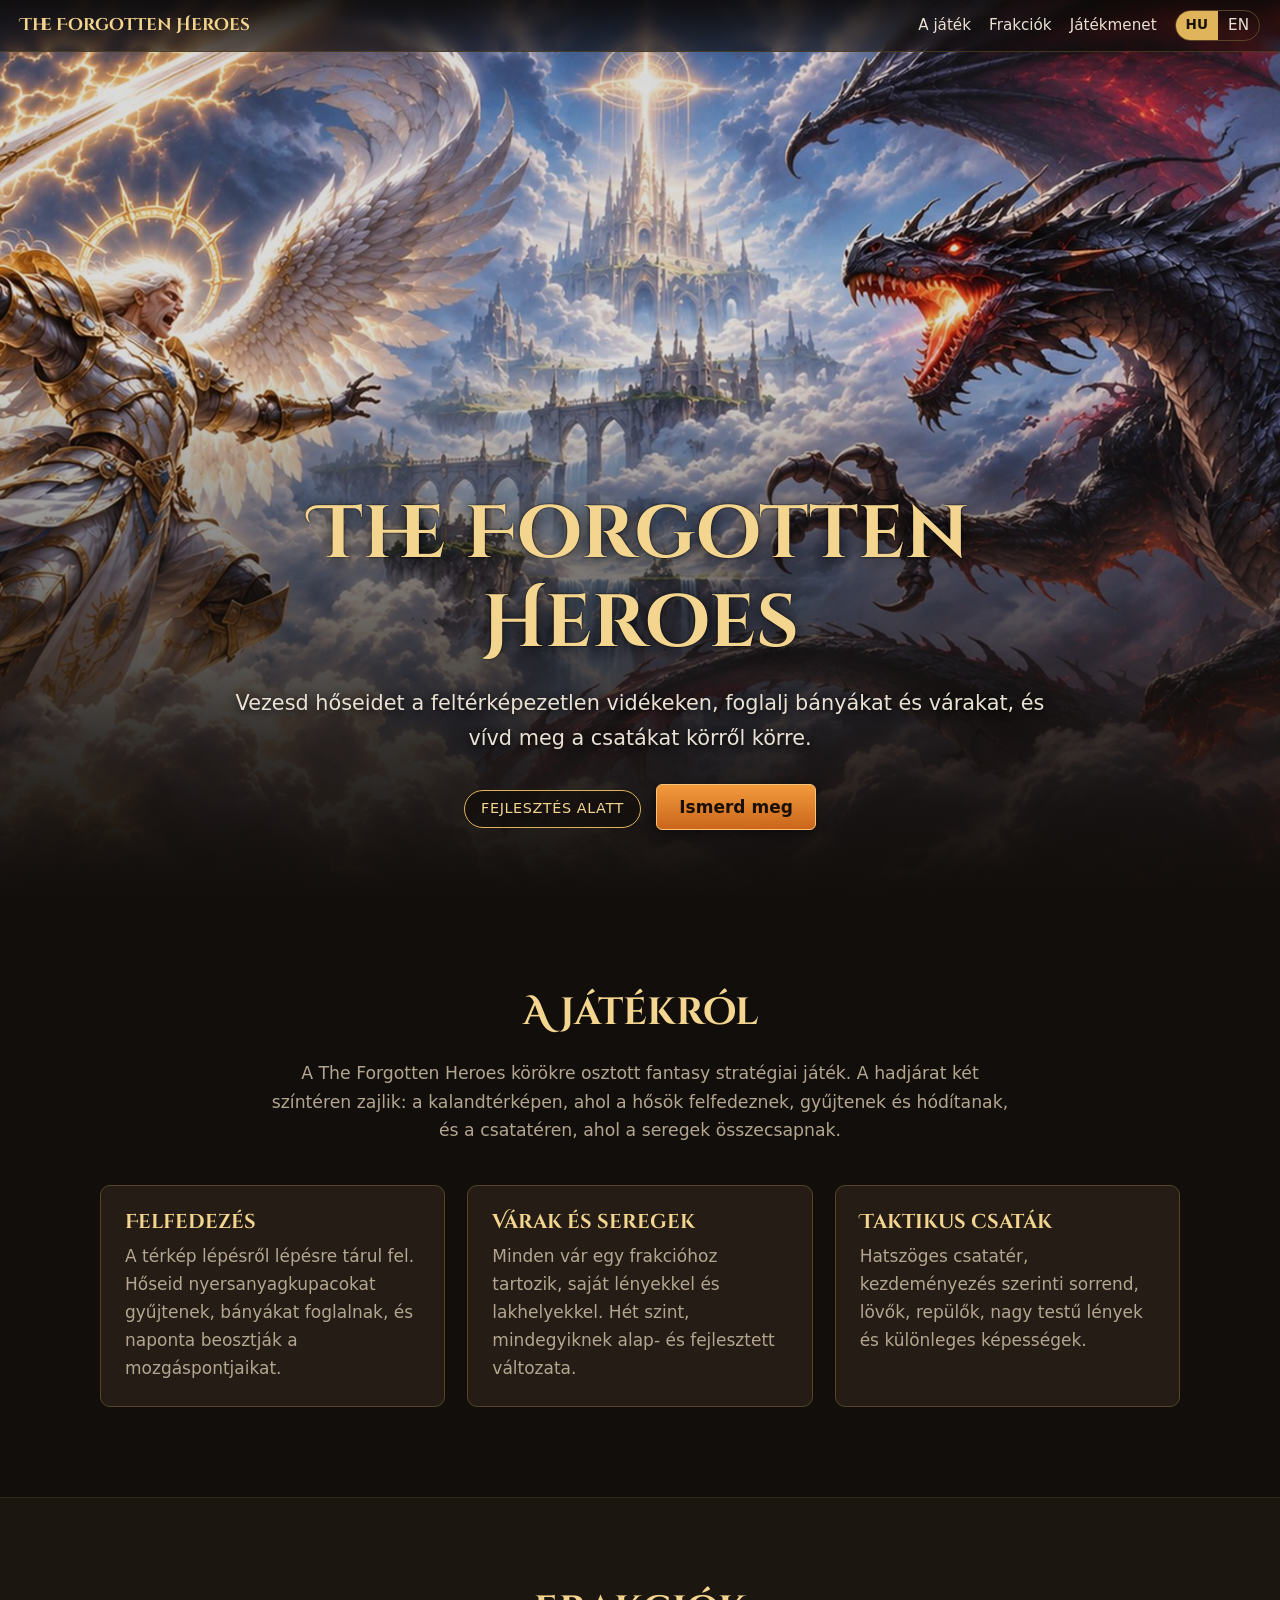
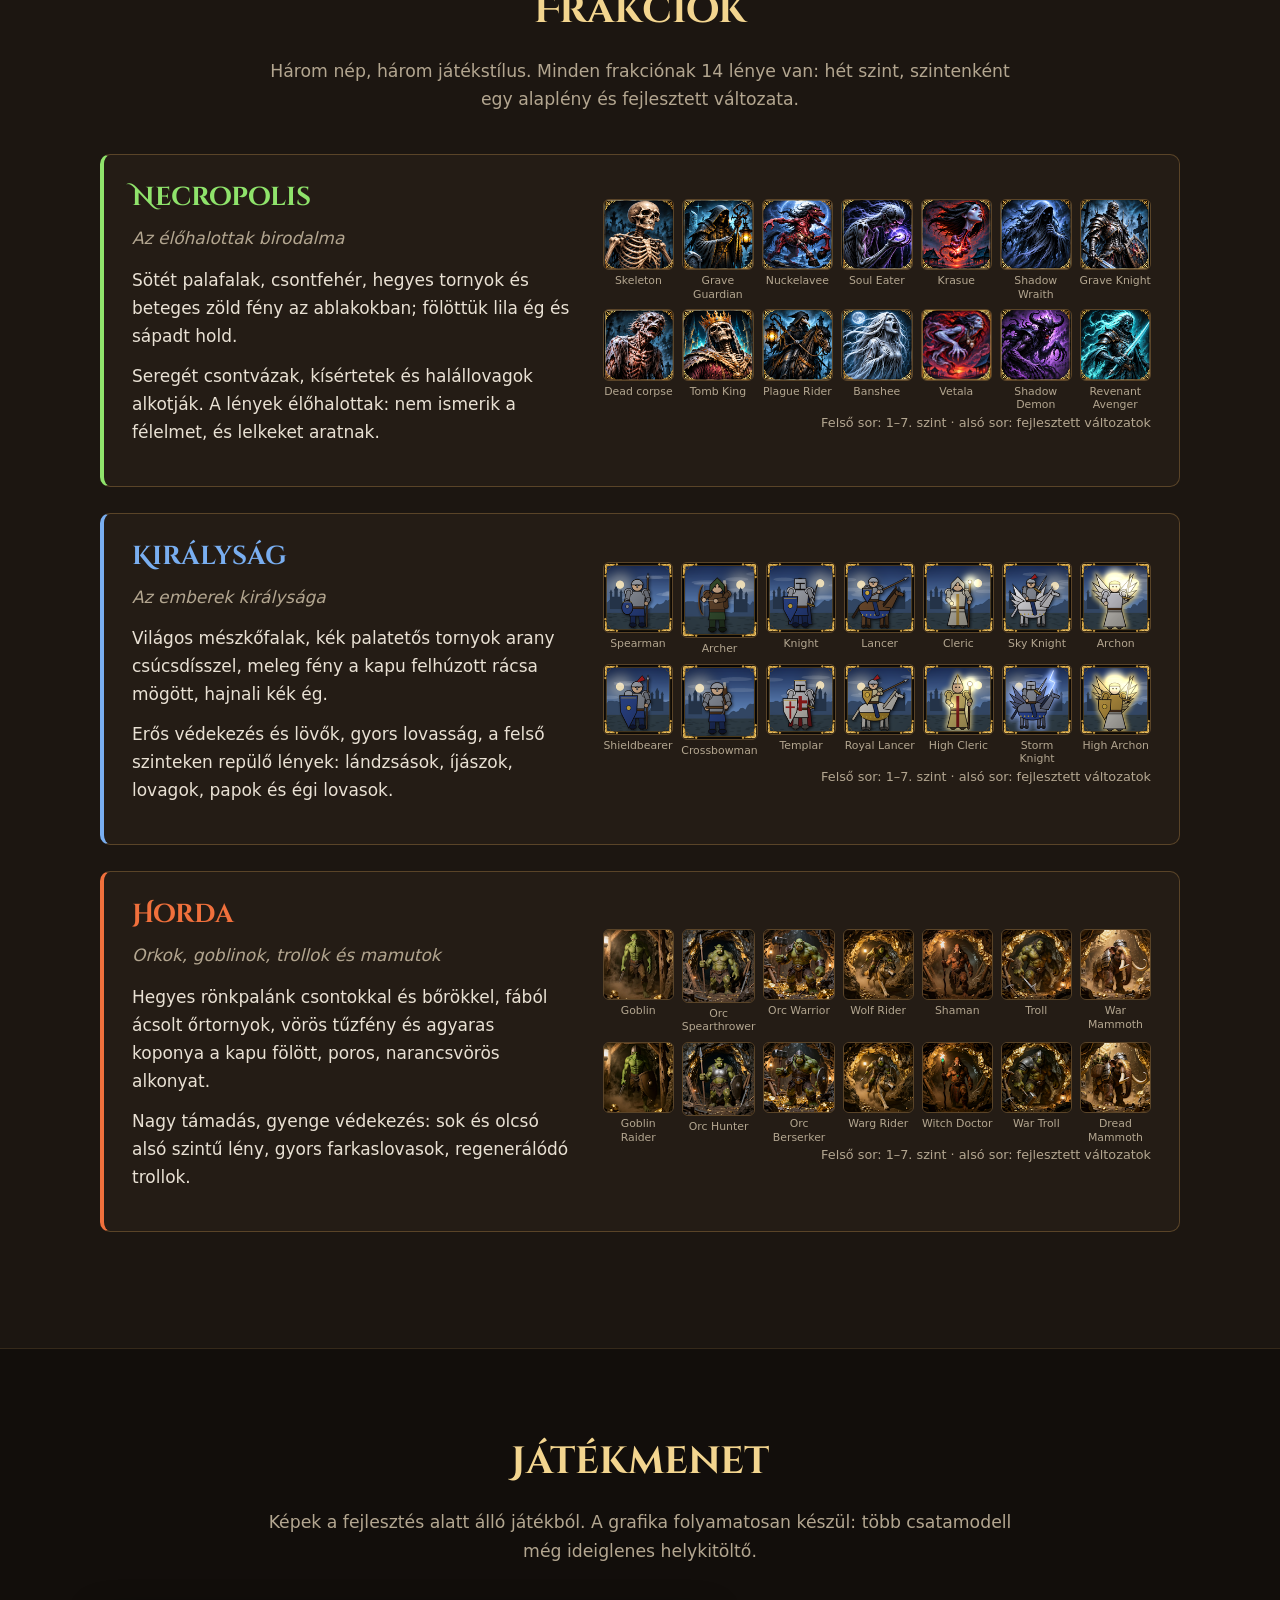
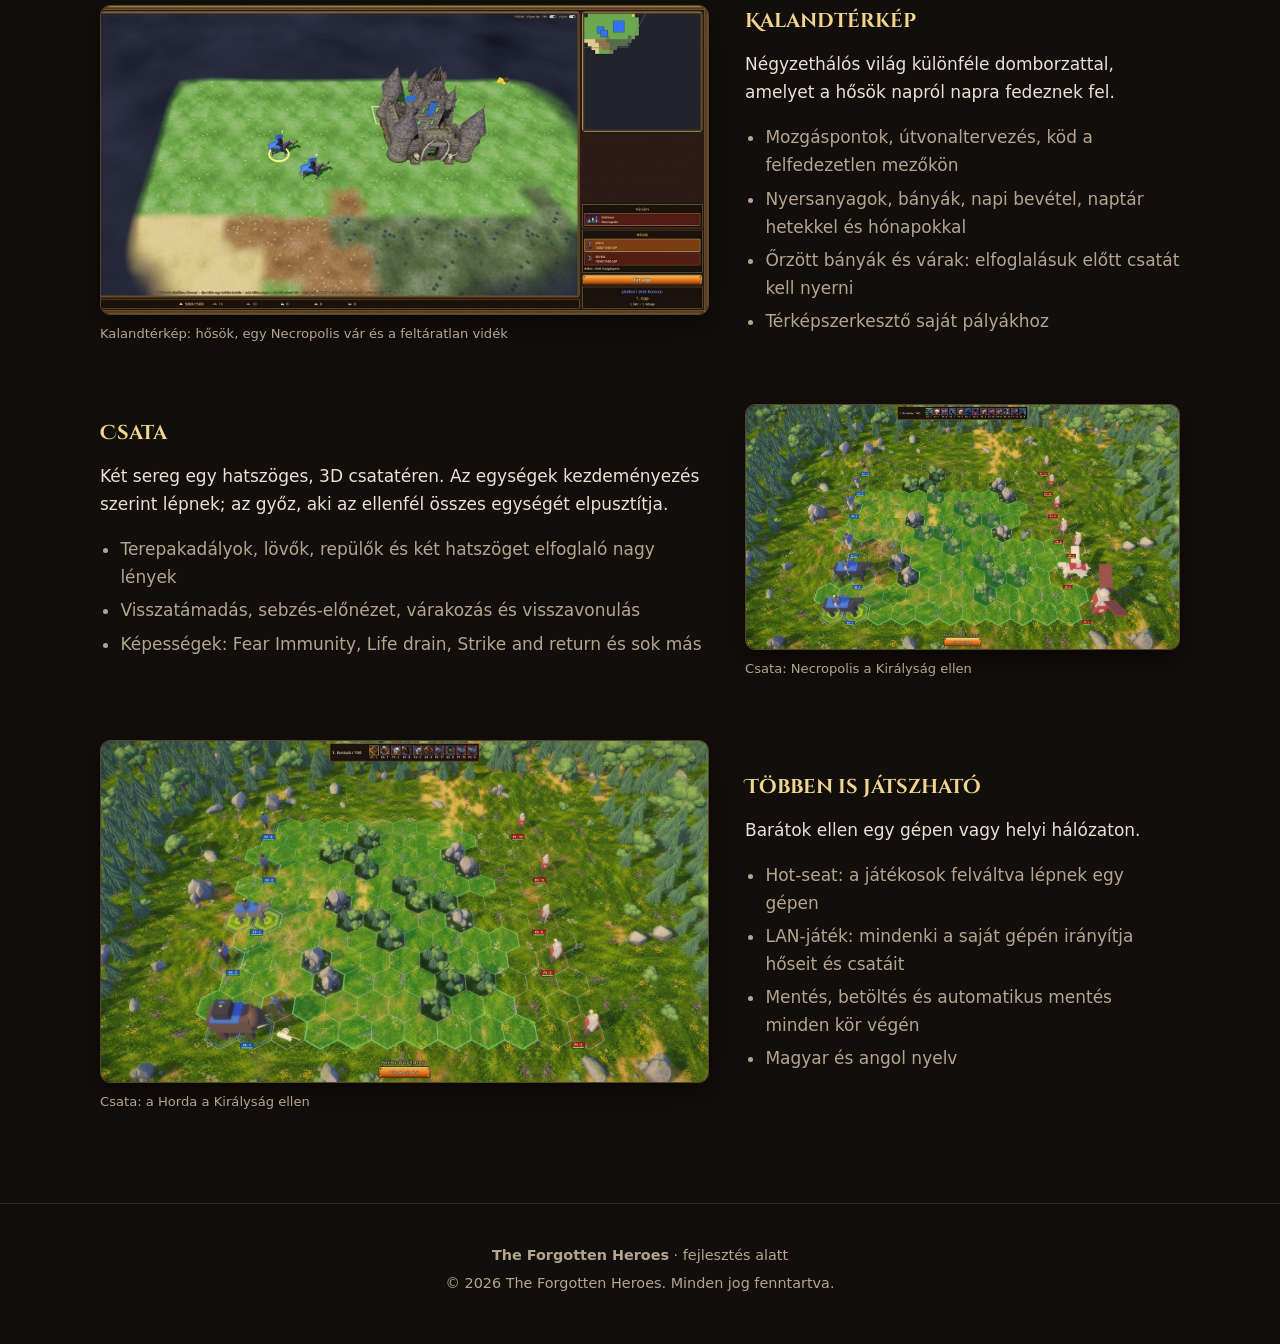
<file: index.html>
<!doctype html>
<html lang="hu">
<head>
  <meta charset="utf-8">
  <meta name="viewport" content="width=device-width, initial-scale=1">
  <title>The Forgotten Heroes – körökre osztott fantasy stratégiai játék</title>
  <meta name="description" content="The Forgotten Heroes: körökre osztott fantasy stratégiai játék kalandtérképpel, várakkal és hatszöges csatákkal. Három frakció: Necropolis, Királyság, Horda. Fejlesztés alatt.">
  <link rel="canonical" href="https://theforgottenheroes.hu/">
  <link rel="alternate" hreflang="hu" href="https://theforgottenheroes.hu/">
  <link rel="alternate" hreflang="en" href="https://theforgottenheroes.hu/en/">
  <link rel="alternate" hreflang="x-default" href="https://theforgottenheroes.hu/">
  <meta property="og:type" content="website">
  <meta property="og:title" content="The Forgotten Heroes">
  <meta property="og:description" content="Körökre osztott fantasy stratégiai játék – fejlesztés alatt.">
  <meta property="og:url" content="https://theforgottenheroes.hu/">
  <meta property="og:image" content="https://theforgottenheroes.hu/img/og.jpg">
  <meta property="og:locale" content="hu_HU">
  <meta name="twitter:card" content="summary_large_image">
  <link rel="icon" type="image/png" href="/img/favicon.png">
  <link rel="preload" href="/fonts/CinzelDecorative-Bold.ttf" as="font" type="font/ttf" crossorigin>
  <link rel="stylesheet" href="/css/style.css">
</head>
<body>
  <header class="topbar">
    <a class="brand" href="#top">The Forgotten Heroes</a>
    <nav>
      <a class="sec" href="#jatek">A játék</a>
      <a class="sec" href="#frakciok">Frakciók</a>
      <a class="sec" href="#jatekmenet">Játékmenet</a>
      <div class="lang" aria-label="Nyelv"><span>HU</span><a href="/en/" hreflang="en" lang="en">EN</a></div>
    </nav>
  </header>

  <main id="top">
    <section class="hero">
      <div>
        <h1>The Forgotten Heroes</h1>
        <p>Vezesd hőseidet a feltérképezetlen vidékeken, foglalj bányákat és várakat, és vívd meg a csatákat körről körre.</p>
        <span class="badge">Fejlesztés alatt</span>
        <a class="btn" href="#jatek">Ismerd meg</a>
      </div>
    </section>

    <section id="jatek">
      <div class="wrap">
        <h2>A játékról</h2>
        <p class="lead">A The Forgotten Heroes körökre osztott fantasy stratégiai játék. A hadjárat két színtéren zajlik: a kalandtérképen, ahol a hősök felfedeznek, gyűjtenek és hódítanak, és a csatatéren, ahol a seregek összecsapnak.</p>
        <div class="pillars">
          <div class="pillar">
            <h3>Felfedezés</h3>
            <p>A térkép lépésről lépésre tárul fel. Hőseid nyersanyagkupacokat gyűjtenek, bányákat foglalnak, és naponta beosztják a mozgáspontjaikat.</p>
          </div>
          <div class="pillar">
            <h3>Várak és seregek</h3>
            <p>Minden vár egy frakcióhoz tartozik, saját lényekkel és lakhelyekkel. Hét szint, mindegyiknek alap- és fejlesztett változata.</p>
          </div>
          <div class="pillar">
            <h3>Taktikus csaták</h3>
            <p>Hatszöges csatatér, kezdeményezés szerinti sorrend, lövők, repülők, nagy testű lények és különleges képességek.</p>
          </div>
        </div>
      </div>
    </section>

    <section id="frakciok" class="alt">
      <div class="wrap">
        <h2>Frakciók</h2>
        <p class="lead">Három nép, három játékstílus. Minden frakciónak 14 lénye van: hét szint, szintenként egy alaplény és fejlesztett változata.</p>

        <article class="faction necro">
          <div>
            <h3>Necropolis</h3>
            <p class="people">Az élőhalottak birodalma</p>
            <p>Sötét palafalak, csontfehér, hegyes tornyok és beteges zöld fény az ablakokban; fölöttük lila ég és sápadt hold.</p>
            <p>Seregét csontvázak, kísértetek és halállovagok alkotják. A lények élőhalottak: nem ismerik a félelmet, és lelkeket aratnak.</p>
          </div>
          <div>
            <div class="roster">
              <figure><img src="/img/creatures/necropolis/skeleton.png" alt="Skeleton" loading="lazy" width="128" height="128"><figcaption>Skeleton</figcaption></figure>
              <figure><img src="/img/creatures/necropolis/grave-guardian.png" alt="Grave Guardian" loading="lazy" width="128" height="128"><figcaption>Grave Guardian</figcaption></figure>
              <figure><img src="/img/creatures/necropolis/nuckelavee.png" alt="Nuckelavee" loading="lazy" width="128" height="128"><figcaption>Nuckelavee</figcaption></figure>
              <figure><img src="/img/creatures/necropolis/soul-eater.png" alt="Soul Eater" loading="lazy" width="128" height="128"><figcaption>Soul Eater</figcaption></figure>
              <figure><img src="/img/creatures/necropolis/krasue.png" alt="Krasue" loading="lazy" width="128" height="128"><figcaption>Krasue</figcaption></figure>
              <figure><img src="/img/creatures/necropolis/shadow-wraith.png" alt="Shadow Wraith" loading="lazy" width="128" height="128"><figcaption>Shadow Wraith</figcaption></figure>
              <figure><img src="/img/creatures/necropolis/grave-knight.png" alt="Grave Knight" loading="lazy" width="128" height="128"><figcaption>Grave Knight</figcaption></figure>
              <figure><img src="/img/creatures/necropolis/dead-corpse.png" alt="Dead corpse" loading="lazy" width="128" height="128"><figcaption>Dead corpse</figcaption></figure>
              <figure><img src="/img/creatures/necropolis/tomb-king.png" alt="Tomb King" loading="lazy" width="128" height="128"><figcaption>Tomb King</figcaption></figure>
              <figure><img src="/img/creatures/necropolis/plague-rider.png" alt="Plague Rider" loading="lazy" width="128" height="128"><figcaption>Plague Rider</figcaption></figure>
              <figure><img src="/img/creatures/necropolis/banshee.png" alt="Banshee" loading="lazy" width="128" height="128"><figcaption>Banshee</figcaption></figure>
              <figure><img src="/img/creatures/necropolis/vetala.png" alt="Vetala" loading="lazy" width="128" height="128"><figcaption>Vetala</figcaption></figure>
              <figure><img src="/img/creatures/necropolis/shadow-demon.png" alt="Shadow Demon" loading="lazy" width="128" height="128"><figcaption>Shadow Demon</figcaption></figure>
              <figure><img src="/img/creatures/necropolis/revenant-avenger.png" alt="Revenant Avenger" loading="lazy" width="128" height="128"><figcaption>Revenant Avenger</figcaption></figure>
            </div>
            <p class="roster-note">Felső sor: 1–7. szint · alsó sor: fejlesztett változatok</p>
          </div>
        </article>

        <article class="faction kingdom">
          <div>
            <h3>Királyság</h3>
            <p class="people">Az emberek királysága</p>
            <p>Világos mészkőfalak, kék palatetős tornyok arany csúcsdísszel, meleg fény a kapu felhúzott rácsa mögött, hajnali kék ég.</p>
            <p>Erős védekezés és lövők, gyors lovasság, a felső szinteken repülő lények: lándzsások, íjászok, lovagok, papok és égi lovasok.</p>
          </div>
          <div>
            <div class="roster">
              <figure><img src="/img/creatures/kingdom/spearman.png" alt="Spearman" loading="lazy" width="128" height="128"><figcaption>Spearman</figcaption></figure>
              <figure><img src="/img/creatures/kingdom/archer.png" alt="Archer" loading="lazy" width="128" height="128"><figcaption>Archer</figcaption></figure>
              <figure><img src="/img/creatures/kingdom/knight.png" alt="Knight" loading="lazy" width="128" height="128"><figcaption>Knight</figcaption></figure>
              <figure><img src="/img/creatures/kingdom/lancer.png" alt="Lancer" loading="lazy" width="128" height="128"><figcaption>Lancer</figcaption></figure>
              <figure><img src="/img/creatures/kingdom/cleric.png" alt="Cleric" loading="lazy" width="128" height="128"><figcaption>Cleric</figcaption></figure>
              <figure><img src="/img/creatures/kingdom/sky-knight.png" alt="Sky Knight" loading="lazy" width="128" height="128"><figcaption>Sky Knight</figcaption></figure>
              <figure><img src="/img/creatures/kingdom/archon.png" alt="Archon" loading="lazy" width="128" height="128"><figcaption>Archon</figcaption></figure>
              <figure><img src="/img/creatures/kingdom/shieldbearer.png" alt="Shieldbearer" loading="lazy" width="128" height="128"><figcaption>Shieldbearer</figcaption></figure>
              <figure><img src="/img/creatures/kingdom/crossbowman.png" alt="Crossbowman" loading="lazy" width="128" height="128"><figcaption>Crossbowman</figcaption></figure>
              <figure><img src="/img/creatures/kingdom/templar.png" alt="Templar" loading="lazy" width="128" height="128"><figcaption>Templar</figcaption></figure>
              <figure><img src="/img/creatures/kingdom/royal-lancer.png" alt="Royal Lancer" loading="lazy" width="128" height="128"><figcaption>Royal Lancer</figcaption></figure>
              <figure><img src="/img/creatures/kingdom/high-cleric.png" alt="High Cleric" loading="lazy" width="128" height="128"><figcaption>High Cleric</figcaption></figure>
              <figure><img src="/img/creatures/kingdom/storm-knight.png" alt="Storm Knight" loading="lazy" width="128" height="128"><figcaption>Storm Knight</figcaption></figure>
              <figure><img src="/img/creatures/kingdom/high-archon.png" alt="High Archon" loading="lazy" width="128" height="128"><figcaption>High Archon</figcaption></figure>
            </div>
            <p class="roster-note">Felső sor: 1–7. szint · alsó sor: fejlesztett változatok</p>
          </div>
        </article>

        <article class="faction horde">
          <div>
            <h3>Horda</h3>
            <p class="people">Orkok, goblinok, trollok és mamutok</p>
            <p>Hegyes rönkpalánk csontokkal és bőrökkel, fából ácsolt őrtornyok, vörös tűzfény és agyaras koponya a kapu fölött, poros, narancsvörös alkonyat.</p>
            <p>Nagy támadás, gyenge védekezés: sok és olcsó alsó szintű lény, gyors farkaslovasok, regenerálódó trollok.</p>
          </div>
          <div>
            <div class="roster">
              <figure><img src="/img/creatures/horde/goblin.png" alt="Goblin" loading="lazy" width="128" height="128"><figcaption>Goblin</figcaption></figure>
              <figure><img src="/img/creatures/horde/orc-spearthrower.png" alt="Orc Spearthrower" loading="lazy" width="128" height="128"><figcaption>Orc Spearthrower</figcaption></figure>
              <figure><img src="/img/creatures/horde/orc-warrior.png" alt="Orc Warrior" loading="lazy" width="128" height="128"><figcaption>Orc Warrior</figcaption></figure>
              <figure><img src="/img/creatures/horde/wolf-rider.png" alt="Wolf Rider" loading="lazy" width="128" height="128"><figcaption>Wolf Rider</figcaption></figure>
              <figure><img src="/img/creatures/horde/shaman.png" alt="Shaman" loading="lazy" width="128" height="128"><figcaption>Shaman</figcaption></figure>
              <figure><img src="/img/creatures/horde/troll.png" alt="Troll" loading="lazy" width="128" height="128"><figcaption>Troll</figcaption></figure>
              <figure><img src="/img/creatures/horde/war-mammoth.png" alt="War Mammoth" loading="lazy" width="128" height="128"><figcaption>War Mammoth</figcaption></figure>
              <figure><img src="/img/creatures/horde/goblin-raider.png" alt="Goblin Raider" loading="lazy" width="128" height="128"><figcaption>Goblin Raider</figcaption></figure>
              <figure><img src="/img/creatures/horde/orc-hunter.png" alt="Orc Hunter" loading="lazy" width="128" height="128"><figcaption>Orc Hunter</figcaption></figure>
              <figure><img src="/img/creatures/horde/orc-berserker.png" alt="Orc Berserker" loading="lazy" width="128" height="128"><figcaption>Orc Berserker</figcaption></figure>
              <figure><img src="/img/creatures/horde/warg-rider.png" alt="Warg Rider" loading="lazy" width="128" height="128"><figcaption>Warg Rider</figcaption></figure>
              <figure><img src="/img/creatures/horde/witch-doctor.png" alt="Witch Doctor" loading="lazy" width="128" height="128"><figcaption>Witch Doctor</figcaption></figure>
              <figure><img src="/img/creatures/horde/war-troll.png" alt="War Troll" loading="lazy" width="128" height="128"><figcaption>War Troll</figcaption></figure>
              <figure><img src="/img/creatures/horde/dread-mammoth.png" alt="Dread Mammoth" loading="lazy" width="128" height="128"><figcaption>Dread Mammoth</figcaption></figure>
            </div>
            <p class="roster-note">Felső sor: 1–7. szint · alsó sor: fejlesztett változatok</p>
          </div>
        </article>
      </div>
    </section>

    <section id="jatekmenet">
      <div class="wrap">
        <h2>Játékmenet</h2>
        <p class="lead">Képek a fejlesztés alatt álló játékból. A grafika folyamatosan készül: több csatamodell még ideiglenes helykitöltő.</p>

        <div class="feature">
          <figure class="shot">
            <img src="/img/map.jpg" alt="A kalandtérkép két hőssel és egy Necropolis várral" loading="lazy" width="1600" height="811">
            <figcaption>Kalandtérkép: hősök, egy Necropolis vár és a feltáratlan vidék</figcaption>
          </figure>
          <div>
            <h3>Kalandtérkép</h3>
            <p>Négyzethálós világ különféle domborzattal, amelyet a hősök napról napra fedeznek fel.</p>
            <ul>
              <li>Mozgáspontok, útvonaltervezés, köd a felfedezetlen mezőkön</li>
              <li>Nyersanyagok, bányák, napi bevétel, naptár hetekkel és hónapokkal</li>
              <li>Őrzött bányák és várak: elfoglalásuk előtt csatát kell nyerni</li>
              <li>Térképszerkesztő saját pályákhoz</li>
            </ul>
          </div>
        </div>

        <div class="feature">
          <figure class="shot">
            <img src="/img/battle.jpg" alt="Csata a hatszöges, erdős csatatéren" loading="lazy" width="1600" height="900">
            <figcaption>Csata: Necropolis a Királyság ellen</figcaption>
          </figure>
          <div>
            <h3>Csata</h3>
            <p>Két sereg egy hatszöges, 3D csatatéren. Az egységek kezdeményezés szerint lépnek; az győz, aki az ellenfél összes egységét elpusztítja.</p>
            <ul>
              <li>Terepakadályok, lövők, repülők és két hatszöget elfoglaló nagy lények</li>
              <li>Visszatámadás, sebzés-előnézet, várakozás és visszavonulás</li>
              <li>Képességek: Fear Immunity, Life drain, Strike and return és sok más</li>
            </ul>
          </div>
        </div>

        <div class="feature">
          <figure class="shot">
            <img src="/img/battle-horde.jpg" alt="A Horda serege mamuttal és farkaslovasokkal a csatatéren" loading="lazy" width="1600" height="900">
            <figcaption>Csata: a Horda a Királyság ellen</figcaption>
          </figure>
          <div>
            <h3>Többen is játszható</h3>
            <p>Barátok ellen egy gépen vagy helyi hálózaton.</p>
            <ul>
              <li>Hot-seat: a játékosok felváltva lépnek egy gépen</li>
              <li>LAN-játék: mindenki a saját gépén irányítja hőseit és csatáit</li>
              <li>Mentés, betöltés és automatikus mentés minden kör végén</li>
              <li>Magyar és angol nyelv</li>
            </ul>
          </div>
        </div>
      </div>
    </section>
  </main>

  <footer>
    <div class="wrap">
      <p><strong>The Forgotten Heroes</strong> · fejlesztés alatt</p>
      <p>© 2026 The Forgotten Heroes. Minden jog fenntartva.</p>
    </div>
  </footer>
</body>
</html>
</file>
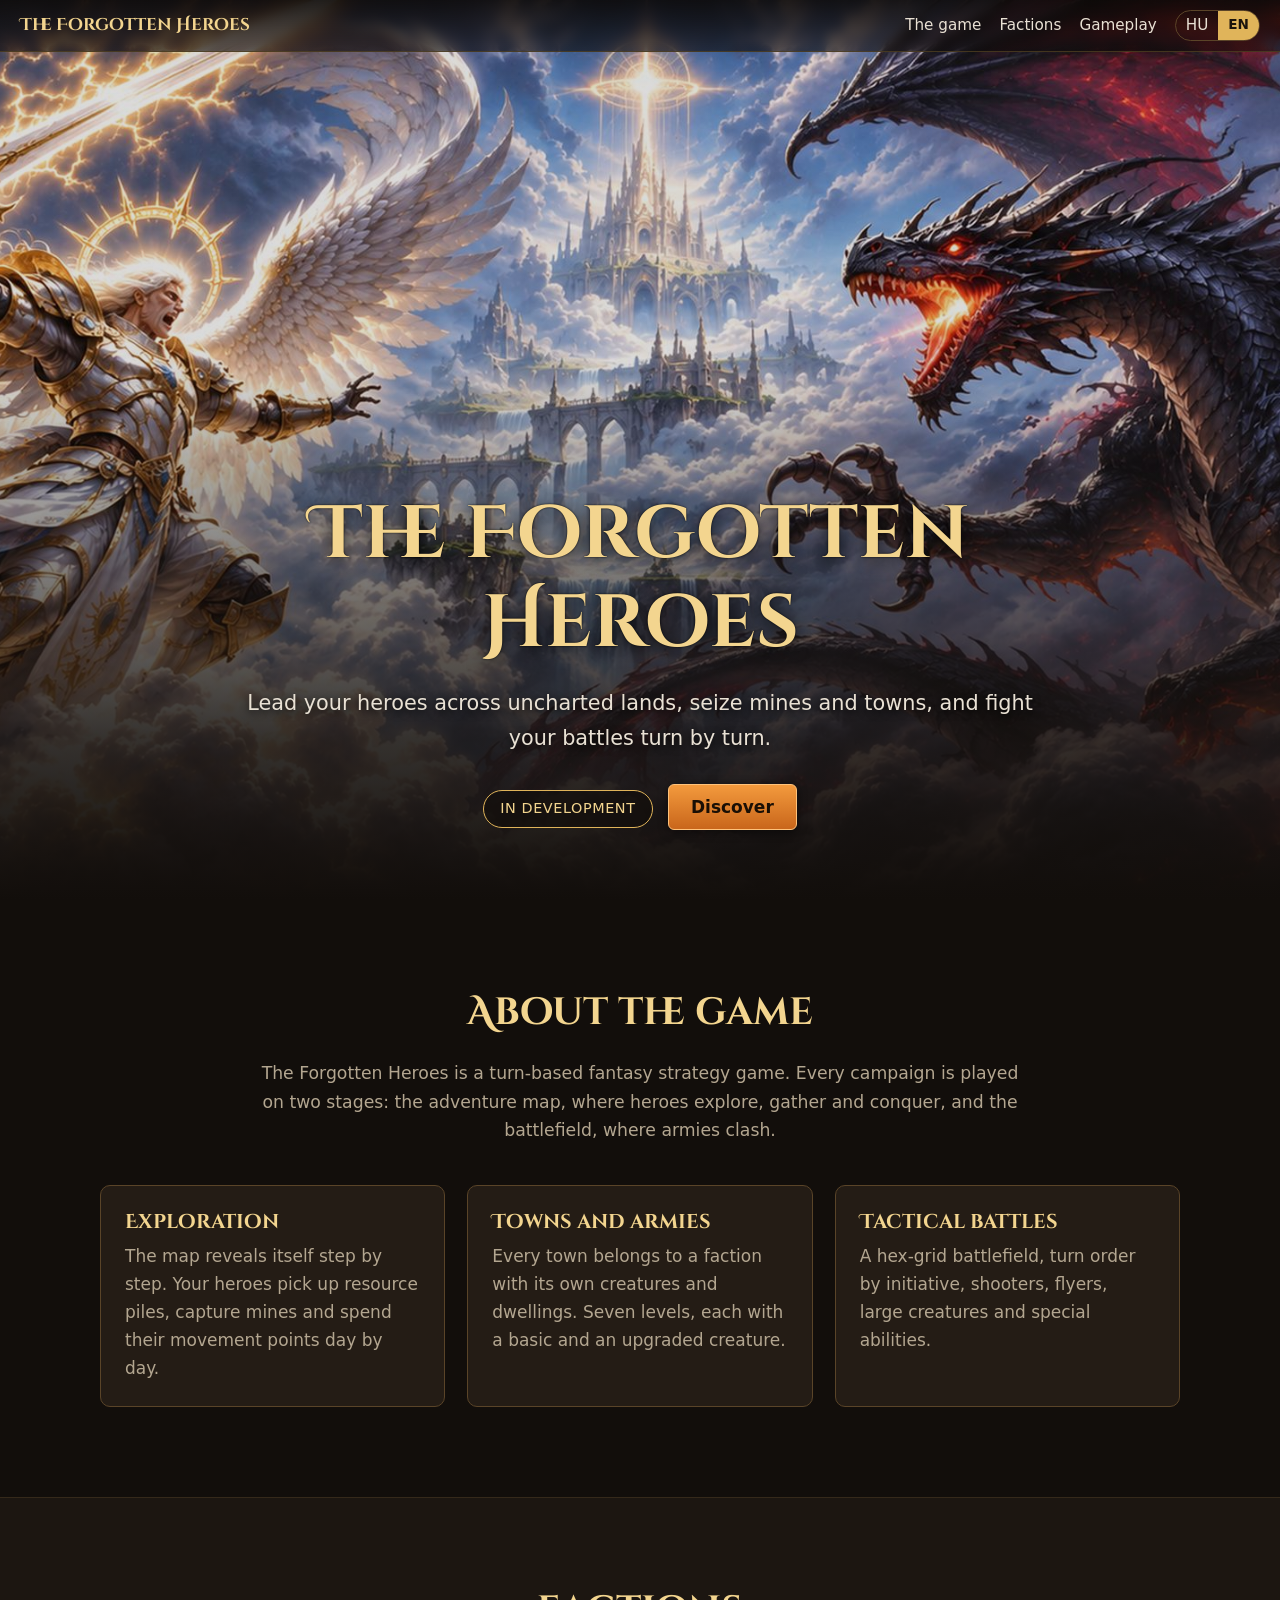
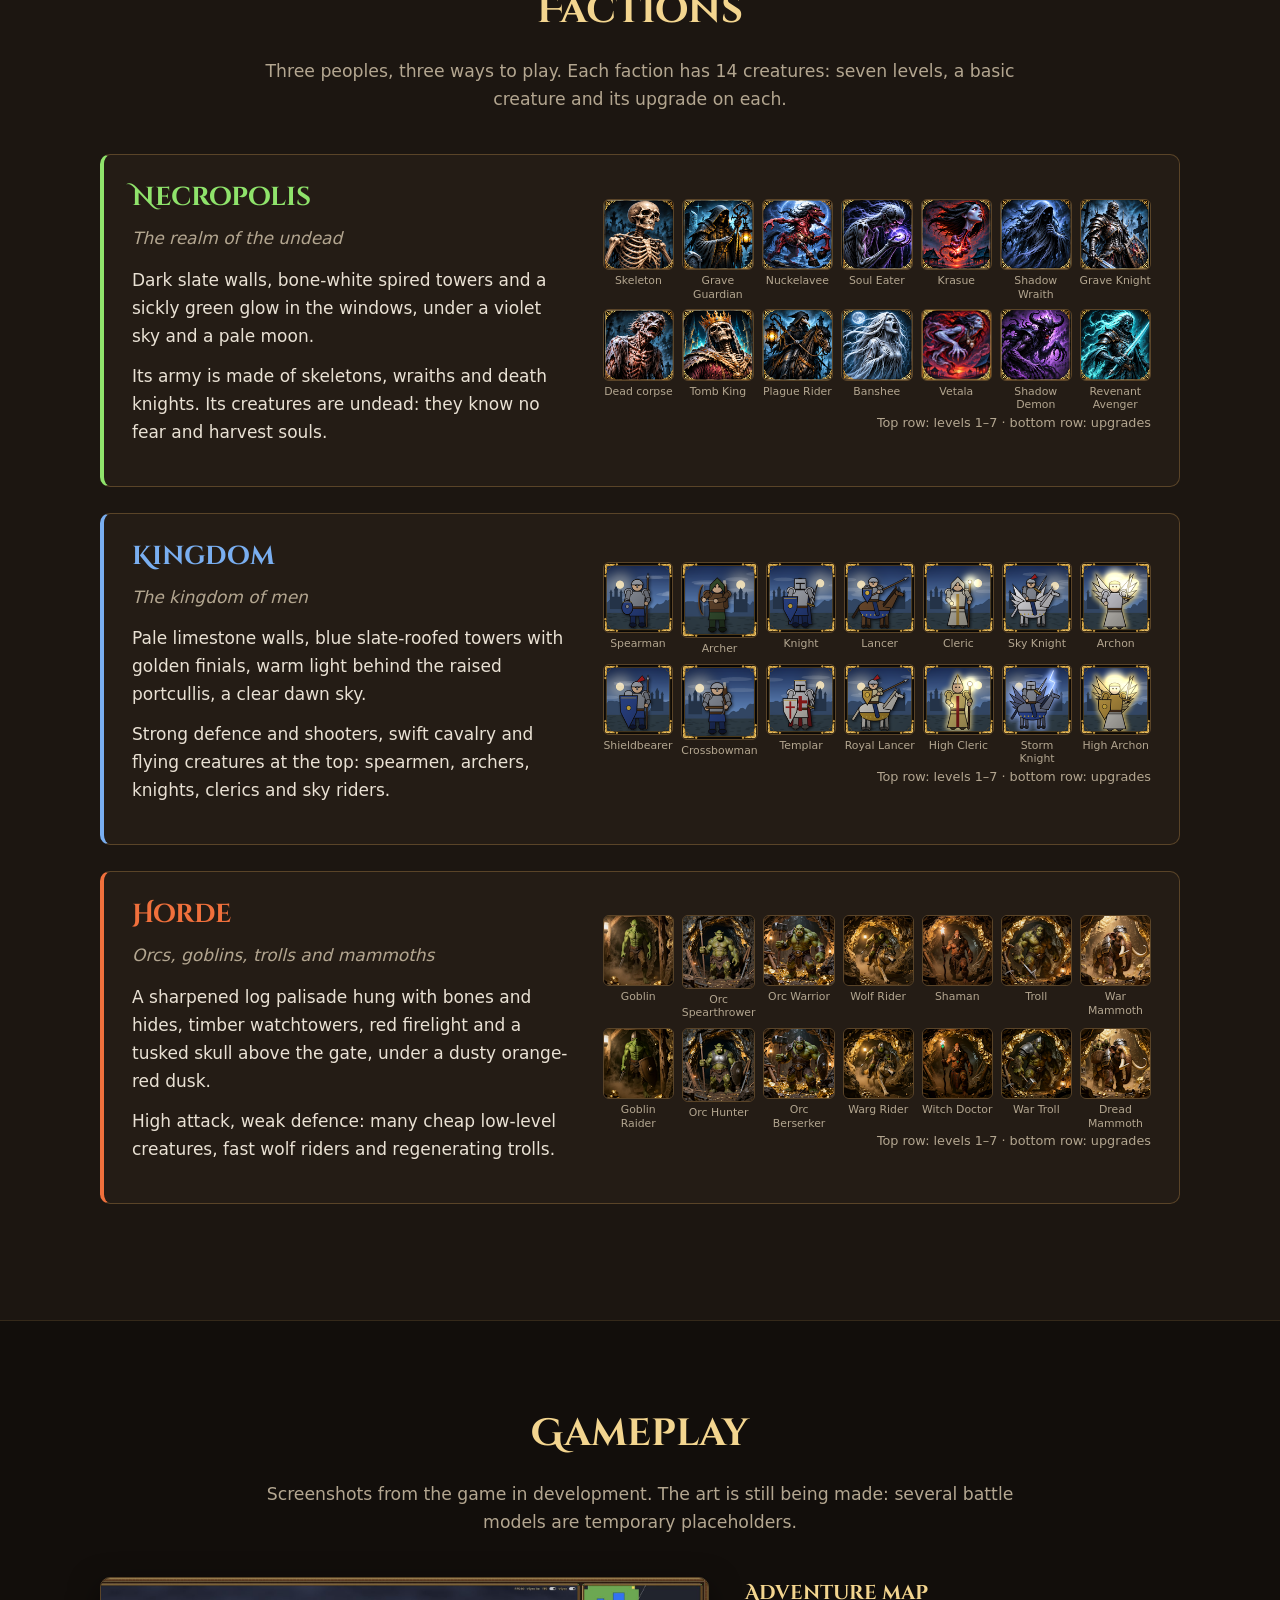
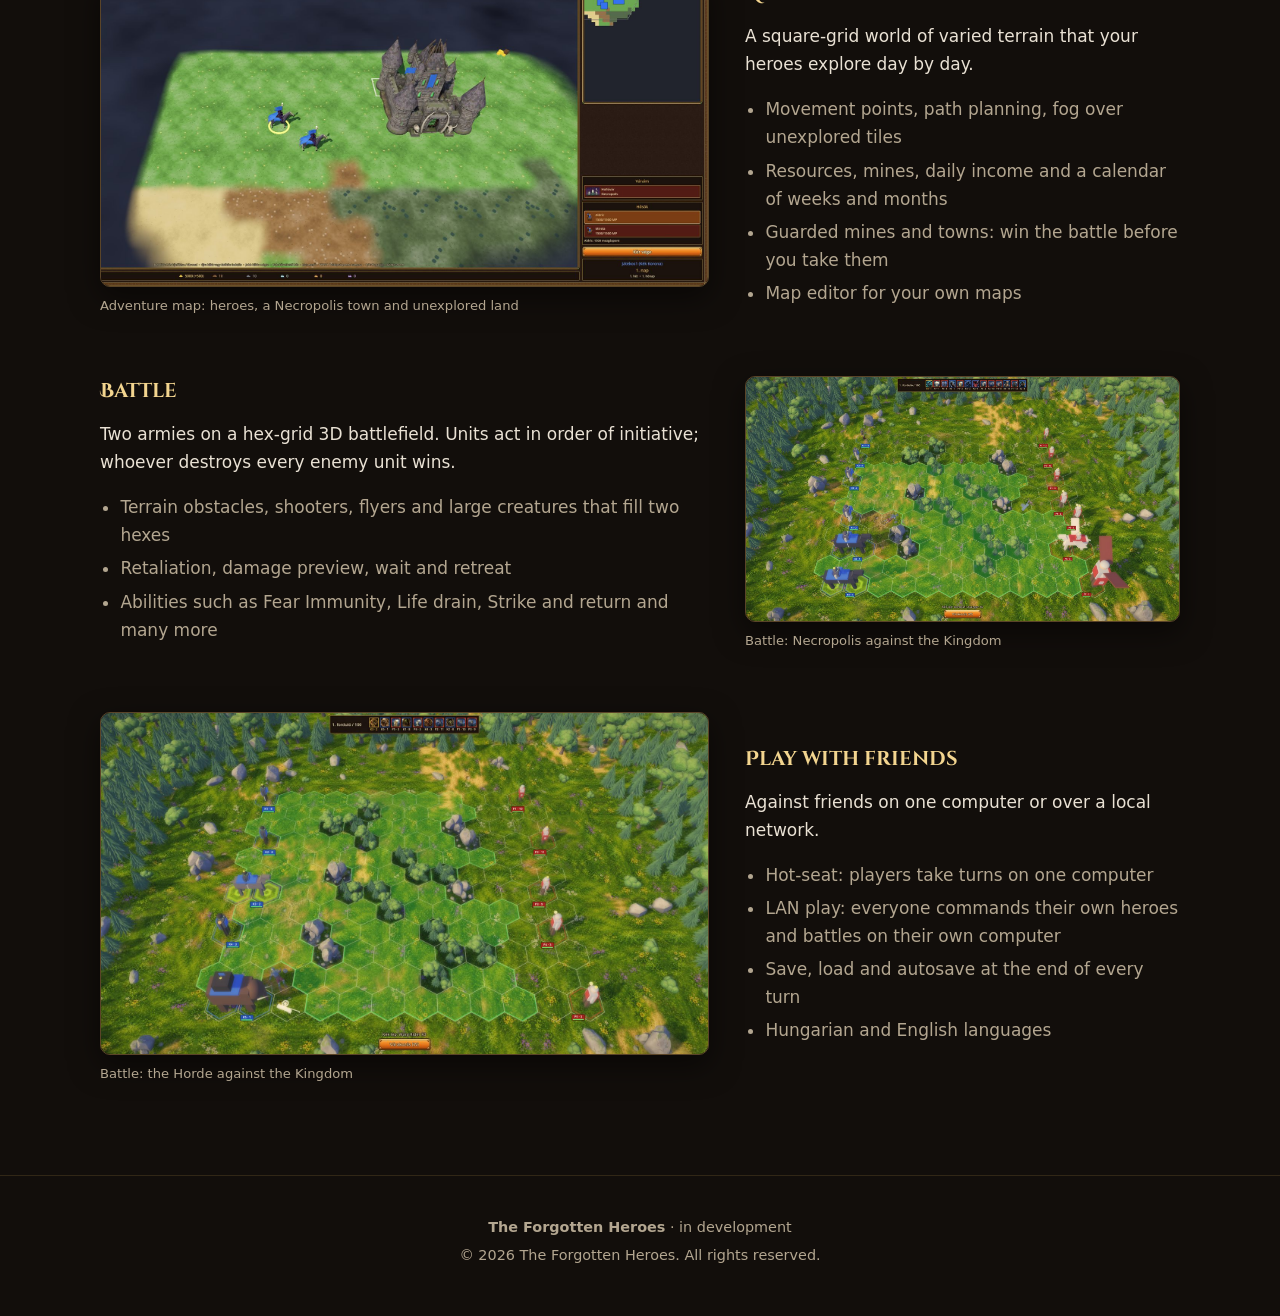
<file: en/index.html>
<!doctype html>
<html lang="en">
<head>
  <meta charset="utf-8">
  <meta name="viewport" content="width=device-width, initial-scale=1">
  <title>The Forgotten Heroes – a turn-based fantasy strategy game</title>
  <meta name="description" content="The Forgotten Heroes: a turn-based fantasy strategy game with an adventure map, towns and hex-grid battles. Three factions: Necropolis, Kingdom and Horde. In development.">
  <link rel="canonical" href="https://theforgottenheroes.hu/en/">
  <link rel="alternate" hreflang="hu" href="https://theforgottenheroes.hu/">
  <link rel="alternate" hreflang="en" href="https://theforgottenheroes.hu/en/">
  <link rel="alternate" hreflang="x-default" href="https://theforgottenheroes.hu/">
  <meta property="og:type" content="website">
  <meta property="og:title" content="The Forgotten Heroes">
  <meta property="og:description" content="A turn-based fantasy strategy game – in development.">
  <meta property="og:url" content="https://theforgottenheroes.hu/en/">
  <meta property="og:image" content="https://theforgottenheroes.hu/img/og.jpg">
  <meta property="og:locale" content="en_US">
  <meta name="twitter:card" content="summary_large_image">
  <link rel="icon" type="image/png" href="/img/favicon.png">
  <link rel="preload" href="/fonts/CinzelDecorative-Bold.ttf" as="font" type="font/ttf" crossorigin>
  <link rel="stylesheet" href="/css/style.css">
</head>
<body>
  <header class="topbar">
    <a class="brand" href="#top">The Forgotten Heroes</a>
    <nav>
      <a class="sec" href="#game">The game</a>
      <a class="sec" href="#factions">Factions</a>
      <a class="sec" href="#gameplay">Gameplay</a>
      <div class="lang" aria-label="Language"><a href="/" hreflang="hu" lang="hu">HU</a><span>EN</span></div>
    </nav>
  </header>

  <main id="top">
    <section class="hero">
      <div>
        <h1>The Forgotten Heroes</h1>
        <p>Lead your heroes across uncharted lands, seize mines and towns, and fight your battles turn by turn.</p>
        <span class="badge">In development</span>
        <a class="btn" href="#game">Discover</a>
      </div>
    </section>

    <section id="game">
      <div class="wrap">
        <h2>About the game</h2>
        <p class="lead">The Forgotten Heroes is a turn-based fantasy strategy game. Every campaign is played on two stages: the adventure map, where heroes explore, gather and conquer, and the battlefield, where armies clash.</p>
        <div class="pillars">
          <div class="pillar">
            <h3>Exploration</h3>
            <p>The map reveals itself step by step. Your heroes pick up resource piles, capture mines and spend their movement points day by day.</p>
          </div>
          <div class="pillar">
            <h3>Towns and armies</h3>
            <p>Every town belongs to a faction with its own creatures and dwellings. Seven levels, each with a basic and an upgraded creature.</p>
          </div>
          <div class="pillar">
            <h3>Tactical battles</h3>
            <p>A hex-grid battlefield, turn order by initiative, shooters, flyers, large creatures and special abilities.</p>
          </div>
        </div>
      </div>
    </section>

    <section id="factions" class="alt">
      <div class="wrap">
        <h2>Factions</h2>
        <p class="lead">Three peoples, three ways to play. Each faction has 14 creatures: seven levels, a basic creature and its upgrade on each.</p>

        <article class="faction necro">
          <div>
            <h3>Necropolis</h3>
            <p class="people">The realm of the undead</p>
            <p>Dark slate walls, bone-white spired towers and a sickly green glow in the windows, under a violet sky and a pale moon.</p>
            <p>Its army is made of skeletons, wraiths and death knights. Its creatures are undead: they know no fear and harvest souls.</p>
          </div>
          <div>
            <div class="roster">
              <figure><img src="/img/creatures/necropolis/skeleton.png" alt="Skeleton" loading="lazy" width="128" height="128"><figcaption>Skeleton</figcaption></figure>
              <figure><img src="/img/creatures/necropolis/grave-guardian.png" alt="Grave Guardian" loading="lazy" width="128" height="128"><figcaption>Grave Guardian</figcaption></figure>
              <figure><img src="/img/creatures/necropolis/nuckelavee.png" alt="Nuckelavee" loading="lazy" width="128" height="128"><figcaption>Nuckelavee</figcaption></figure>
              <figure><img src="/img/creatures/necropolis/soul-eater.png" alt="Soul Eater" loading="lazy" width="128" height="128"><figcaption>Soul Eater</figcaption></figure>
              <figure><img src="/img/creatures/necropolis/krasue.png" alt="Krasue" loading="lazy" width="128" height="128"><figcaption>Krasue</figcaption></figure>
              <figure><img src="/img/creatures/necropolis/shadow-wraith.png" alt="Shadow Wraith" loading="lazy" width="128" height="128"><figcaption>Shadow Wraith</figcaption></figure>
              <figure><img src="/img/creatures/necropolis/grave-knight.png" alt="Grave Knight" loading="lazy" width="128" height="128"><figcaption>Grave Knight</figcaption></figure>
              <figure><img src="/img/creatures/necropolis/dead-corpse.png" alt="Dead corpse" loading="lazy" width="128" height="128"><figcaption>Dead corpse</figcaption></figure>
              <figure><img src="/img/creatures/necropolis/tomb-king.png" alt="Tomb King" loading="lazy" width="128" height="128"><figcaption>Tomb King</figcaption></figure>
              <figure><img src="/img/creatures/necropolis/plague-rider.png" alt="Plague Rider" loading="lazy" width="128" height="128"><figcaption>Plague Rider</figcaption></figure>
              <figure><img src="/img/creatures/necropolis/banshee.png" alt="Banshee" loading="lazy" width="128" height="128"><figcaption>Banshee</figcaption></figure>
              <figure><img src="/img/creatures/necropolis/vetala.png" alt="Vetala" loading="lazy" width="128" height="128"><figcaption>Vetala</figcaption></figure>
              <figure><img src="/img/creatures/necropolis/shadow-demon.png" alt="Shadow Demon" loading="lazy" width="128" height="128"><figcaption>Shadow Demon</figcaption></figure>
              <figure><img src="/img/creatures/necropolis/revenant-avenger.png" alt="Revenant Avenger" loading="lazy" width="128" height="128"><figcaption>Revenant Avenger</figcaption></figure>
            </div>
            <p class="roster-note">Top row: levels 1–7 · bottom row: upgrades</p>
          </div>
        </article>

        <article class="faction kingdom">
          <div>
            <h3>Kingdom</h3>
            <p class="people">The kingdom of men</p>
            <p>Pale limestone walls, blue slate-roofed towers with golden finials, warm light behind the raised portcullis, a clear dawn sky.</p>
            <p>Strong defence and shooters, swift cavalry and flying creatures at the top: spearmen, archers, knights, clerics and sky riders.</p>
          </div>
          <div>
            <div class="roster">
              <figure><img src="/img/creatures/kingdom/spearman.png" alt="Spearman" loading="lazy" width="128" height="128"><figcaption>Spearman</figcaption></figure>
              <figure><img src="/img/creatures/kingdom/archer.png" alt="Archer" loading="lazy" width="128" height="128"><figcaption>Archer</figcaption></figure>
              <figure><img src="/img/creatures/kingdom/knight.png" alt="Knight" loading="lazy" width="128" height="128"><figcaption>Knight</figcaption></figure>
              <figure><img src="/img/creatures/kingdom/lancer.png" alt="Lancer" loading="lazy" width="128" height="128"><figcaption>Lancer</figcaption></figure>
              <figure><img src="/img/creatures/kingdom/cleric.png" alt="Cleric" loading="lazy" width="128" height="128"><figcaption>Cleric</figcaption></figure>
              <figure><img src="/img/creatures/kingdom/sky-knight.png" alt="Sky Knight" loading="lazy" width="128" height="128"><figcaption>Sky Knight</figcaption></figure>
              <figure><img src="/img/creatures/kingdom/archon.png" alt="Archon" loading="lazy" width="128" height="128"><figcaption>Archon</figcaption></figure>
              <figure><img src="/img/creatures/kingdom/shieldbearer.png" alt="Shieldbearer" loading="lazy" width="128" height="128"><figcaption>Shieldbearer</figcaption></figure>
              <figure><img src="/img/creatures/kingdom/crossbowman.png" alt="Crossbowman" loading="lazy" width="128" height="128"><figcaption>Crossbowman</figcaption></figure>
              <figure><img src="/img/creatures/kingdom/templar.png" alt="Templar" loading="lazy" width="128" height="128"><figcaption>Templar</figcaption></figure>
              <figure><img src="/img/creatures/kingdom/royal-lancer.png" alt="Royal Lancer" loading="lazy" width="128" height="128"><figcaption>Royal Lancer</figcaption></figure>
              <figure><img src="/img/creatures/kingdom/high-cleric.png" alt="High Cleric" loading="lazy" width="128" height="128"><figcaption>High Cleric</figcaption></figure>
              <figure><img src="/img/creatures/kingdom/storm-knight.png" alt="Storm Knight" loading="lazy" width="128" height="128"><figcaption>Storm Knight</figcaption></figure>
              <figure><img src="/img/creatures/kingdom/high-archon.png" alt="High Archon" loading="lazy" width="128" height="128"><figcaption>High Archon</figcaption></figure>
            </div>
            <p class="roster-note">Top row: levels 1–7 · bottom row: upgrades</p>
          </div>
        </article>

        <article class="faction horde">
          <div>
            <h3>Horde</h3>
            <p class="people">Orcs, goblins, trolls and mammoths</p>
            <p>A sharpened log palisade hung with bones and hides, timber watchtowers, red firelight and a tusked skull above the gate, under a dusty orange-red dusk.</p>
            <p>High attack, weak defence: many cheap low-level creatures, fast wolf riders and regenerating trolls.</p>
          </div>
          <div>
            <div class="roster">
              <figure><img src="/img/creatures/horde/goblin.png" alt="Goblin" loading="lazy" width="128" height="128"><figcaption>Goblin</figcaption></figure>
              <figure><img src="/img/creatures/horde/orc-spearthrower.png" alt="Orc Spearthrower" loading="lazy" width="128" height="128"><figcaption>Orc Spearthrower</figcaption></figure>
              <figure><img src="/img/creatures/horde/orc-warrior.png" alt="Orc Warrior" loading="lazy" width="128" height="128"><figcaption>Orc Warrior</figcaption></figure>
              <figure><img src="/img/creatures/horde/wolf-rider.png" alt="Wolf Rider" loading="lazy" width="128" height="128"><figcaption>Wolf Rider</figcaption></figure>
              <figure><img src="/img/creatures/horde/shaman.png" alt="Shaman" loading="lazy" width="128" height="128"><figcaption>Shaman</figcaption></figure>
              <figure><img src="/img/creatures/horde/troll.png" alt="Troll" loading="lazy" width="128" height="128"><figcaption>Troll</figcaption></figure>
              <figure><img src="/img/creatures/horde/war-mammoth.png" alt="War Mammoth" loading="lazy" width="128" height="128"><figcaption>War Mammoth</figcaption></figure>
              <figure><img src="/img/creatures/horde/goblin-raider.png" alt="Goblin Raider" loading="lazy" width="128" height="128"><figcaption>Goblin Raider</figcaption></figure>
              <figure><img src="/img/creatures/horde/orc-hunter.png" alt="Orc Hunter" loading="lazy" width="128" height="128"><figcaption>Orc Hunter</figcaption></figure>
              <figure><img src="/img/creatures/horde/orc-berserker.png" alt="Orc Berserker" loading="lazy" width="128" height="128"><figcaption>Orc Berserker</figcaption></figure>
              <figure><img src="/img/creatures/horde/warg-rider.png" alt="Warg Rider" loading="lazy" width="128" height="128"><figcaption>Warg Rider</figcaption></figure>
              <figure><img src="/img/creatures/horde/witch-doctor.png" alt="Witch Doctor" loading="lazy" width="128" height="128"><figcaption>Witch Doctor</figcaption></figure>
              <figure><img src="/img/creatures/horde/war-troll.png" alt="War Troll" loading="lazy" width="128" height="128"><figcaption>War Troll</figcaption></figure>
              <figure><img src="/img/creatures/horde/dread-mammoth.png" alt="Dread Mammoth" loading="lazy" width="128" height="128"><figcaption>Dread Mammoth</figcaption></figure>
            </div>
            <p class="roster-note">Top row: levels 1–7 · bottom row: upgrades</p>
          </div>
        </article>
      </div>
    </section>

    <section id="gameplay">
      <div class="wrap">
        <h2>Gameplay</h2>
        <p class="lead">Screenshots from the game in development. The art is still being made: several battle models are temporary placeholders.</p>

        <div class="feature">
          <figure class="shot">
            <img src="/img/map.jpg" alt="The adventure map with two heroes and a Necropolis town" loading="lazy" width="1600" height="811">
            <figcaption>Adventure map: heroes, a Necropolis town and unexplored land</figcaption>
          </figure>
          <div>
            <h3>Adventure map</h3>
            <p>A square-grid world of varied terrain that your heroes explore day by day.</p>
            <ul>
              <li>Movement points, path planning, fog over unexplored tiles</li>
              <li>Resources, mines, daily income and a calendar of weeks and months</li>
              <li>Guarded mines and towns: win the battle before you take them</li>
              <li>Map editor for your own maps</li>
            </ul>
          </div>
        </div>

        <div class="feature">
          <figure class="shot">
            <img src="/img/battle.jpg" alt="A battle on the forested hex-grid battlefield" loading="lazy" width="1600" height="900">
            <figcaption>Battle: Necropolis against the Kingdom</figcaption>
          </figure>
          <div>
            <h3>Battle</h3>
            <p>Two armies on a hex-grid 3D battlefield. Units act in order of initiative; whoever destroys every enemy unit wins.</p>
            <ul>
              <li>Terrain obstacles, shooters, flyers and large creatures that fill two hexes</li>
              <li>Retaliation, damage preview, wait and retreat</li>
              <li>Abilities such as Fear Immunity, Life drain, Strike and return and many more</li>
            </ul>
          </div>
        </div>

        <div class="feature">
          <figure class="shot">
            <img src="/img/battle-horde.jpg" alt="The Horde army with a mammoth and wolf riders on the battlefield" loading="lazy" width="1600" height="900">
            <figcaption>Battle: the Horde against the Kingdom</figcaption>
          </figure>
          <div>
            <h3>Play with friends</h3>
            <p>Against friends on one computer or over a local network.</p>
            <ul>
              <li>Hot-seat: players take turns on one computer</li>
              <li>LAN play: everyone commands their own heroes and battles on their own computer</li>
              <li>Save, load and autosave at the end of every turn</li>
              <li>Hungarian and English languages</li>
            </ul>
          </div>
        </div>
      </div>
    </section>
  </main>

  <footer>
    <div class="wrap">
      <p><strong>The Forgotten Heroes</strong> · in development</p>
      <p>© 2026 The Forgotten Heroes. All rights reserved.</p>
    </div>
  </footer>
</body>
</html>
</file>
<file: css/style.css>
/* The Forgotten Heroes – website styles */
@font-face {
  font-family: "Cinzel Decorative";
  src: url("../fonts/CinzelDecorative-Bold.ttf") format("truetype");
  font-weight: 700;
  font-display: swap;
}

:root {
  --bg: #120e0b;
  --bg-2: #1c1611;
  --panel: #241c15;
  --line: #5a4428;
  --gold: #e0b45a;
  --gold-2: #f3d58f;
  --text: #e9e1d4;
  --muted: #b3a690;
  --orange: #e9842a;
  --necro: #8fe36b;
  --kingdom: #79aef0;
  --horde: #f0703c;
  --radius: 10px;
  --wrap: 1120px;
}

* { box-sizing: border-box; }
html { scroll-behavior: smooth; }
body {
  margin: 0;
  background: var(--bg);
  color: var(--text);
  font: 17px/1.65 system-ui, -apple-system, "Segoe UI", Roboto, "Helvetica Neue", Arial, sans-serif;
}
img { max-width: 100%; height: auto; display: block; }
a { color: var(--gold-2); }
h1, h2, h3 { font-family: "Cinzel Decorative", Georgia, serif; font-weight: 700; line-height: 1.2; color: var(--gold-2); }
h2 { font-size: clamp(1.7rem, 3.5vw, 2.4rem); margin: 0 0 .6em; text-align: center; }
h3 { font-size: 1.25rem; margin: 0 0 .4em; }
.wrap { max-width: var(--wrap); margin: 0 auto; padding: 0 20px; }
.lead { max-width: 760px; margin: 0 auto 2.5rem; text-align: center; color: var(--muted); font-size: 1.08rem; }

/* Top bar */
.topbar {
  position: fixed; inset: 0 0 auto 0; z-index: 10;
  display: flex; align-items: center; justify-content: space-between; gap: 16px;
  padding: 10px 20px;
  background: linear-gradient(rgba(12, 9, 7, .9), rgba(12, 9, 7, .6));
  backdrop-filter: blur(6px);
  border-bottom: 1px solid rgba(224, 180, 90, .25);
}
.brand { font-family: "Cinzel Decorative", Georgia, serif; color: var(--gold-2); text-decoration: none; font-size: 1.05rem; white-space: nowrap; }
.topbar nav { display: flex; align-items: center; gap: 18px; }
.topbar nav a { color: var(--text); text-decoration: none; font-size: .95rem; }
.topbar nav a:hover { color: var(--gold-2); }
.lang { display: flex; border: 1px solid var(--line); border-radius: 999px; overflow: hidden; }
.lang a, .lang span { padding: 2px 10px; font-size: .85rem; text-decoration: none; }
.lang span { background: var(--gold); color: #1a130c; font-weight: 600; }
.lang a { color: var(--text); }
@media (max-width: 720px) { .topbar nav .sec { display: none; } }

/* Hero */
.hero {
  position: relative; min-height: 100vh; min-height: 100svh;
  display: flex; align-items: flex-end; justify-content: center;
  padding: 120px 20px 70px; text-align: center;
  background: url("../img/hero.jpg") center / cover no-repeat;
}
.hero::after {
  content: ""; position: absolute; inset: 0;
  background: linear-gradient(to bottom, rgba(18, 14, 11, .15) 40%, rgba(18, 14, 11, .85) 82%, var(--bg));
}
.hero > div { position: relative; z-index: 1; max-width: 820px; }
.hero h1 {
  font-size: clamp(2.2rem, 6.5vw, 4.6rem); margin: 0 0 .25em;
  text-shadow: 0 3px 18px rgba(0, 0, 0, .8), 0 0 2px #000;
}
.hero p { font-size: clamp(1.05rem, 2.2vw, 1.3rem); margin: 0 0 1.4em; text-shadow: 0 2px 8px #000; }
.badge {
  display: inline-block; padding: 6px 16px; border-radius: 999px;
  border: 1px solid var(--gold); color: var(--gold-2); background: rgba(18, 14, 11, .7);
  font-size: .9rem; letter-spacing: .04em; text-transform: uppercase;
}
.btn {
  display: inline-block; margin-left: 10px; padding: 8px 22px; border-radius: 6px;
  background: linear-gradient(#f39a3d, #c9661b); color: #1a0f05; font-weight: 700; text-decoration: none;
  border: 1px solid #ffc27a; box-shadow: 0 2px 10px rgba(0, 0, 0, .5);
}
.btn:hover { filter: brightness(1.08); }
@media (max-width: 720px) { .hero { background-image: url("../img/hero-mobile.jpg"); } .btn { margin: 12px 0 0; } }

/* Sections */
section { padding: 90px 0; }
section.alt { background: var(--bg-2); border-block: 1px solid rgba(224, 180, 90, .12); }

.pillars { display: grid; grid-template-columns: repeat(3, 1fr); gap: 22px; }
.pillar { background: var(--panel); border: 1px solid var(--line); border-radius: var(--radius); padding: 24px; }
.pillar p { margin: 0; color: var(--muted); }
@media (max-width: 860px) { .pillars { grid-template-columns: 1fr; } }

/* Factions */
.faction {
  display: grid; grid-template-columns: 1fr 1.25fr; gap: 32px; align-items: center;
  background: var(--panel); border: 1px solid var(--line); border-left: 4px solid var(--accent);
  border-radius: var(--radius); padding: 28px; margin-bottom: 26px;
}
.faction h3 { color: var(--accent); font-size: 1.6rem; }
.faction .people { margin: 0 0 .8em; color: var(--muted); font-style: italic; }
.faction p { margin: 0 0 .7em; }
.faction.necro { --accent: var(--necro); }
.faction.kingdom { --accent: var(--kingdom); }
.faction.horde { --accent: var(--horde); }
.roster { display: grid; grid-template-columns: repeat(7, 1fr); gap: 8px; }
.roster figure { margin: 0; text-align: center; }
.roster img {
  width: 100%; aspect-ratio: 1; border-radius: 6px; border: 1px solid var(--line);
  transition: transform .15s, border-color .15s;
}
.roster figure:hover img { transform: scale(1.08); border-color: var(--accent); }
.roster figcaption { font-size: .68rem; line-height: 1.25; color: var(--muted); margin-top: 4px; }
.roster-note { font-size: .8rem; color: var(--muted); margin: 8px 0 0; text-align: right; }
@media (max-width: 920px) { .faction { grid-template-columns: 1fr; } }
@media (max-width: 520px) { .roster { grid-template-columns: repeat(4, 1fr); } .roster-note { display: none; } }

/* Gameplay */
.feature { display: grid; grid-template-columns: 1.4fr 1fr; gap: 36px; align-items: center; margin-bottom: 60px; }
.feature:nth-child(even) .shot { order: 2; }
.feature:last-child { margin-bottom: 0; }
.shot { margin: 0; }
.shot img { border-radius: var(--radius); border: 1px solid var(--line); box-shadow: 0 10px 30px rgba(0, 0, 0, .5); }
.shot figcaption { font-size: .82rem; color: var(--muted); margin-top: 8px; }
.feature ul { padding-left: 1.2em; margin: .6em 0 0; color: var(--muted); }
.feature li { margin-bottom: .3em; }
@media (max-width: 860px) {
  .feature { grid-template-columns: 1fr; gap: 18px; }
  .feature:nth-child(even) .shot { order: 0; }
}

footer { padding: 36px 0 44px; text-align: center; color: var(--muted); font-size: .9rem; border-top: 1px solid rgba(224, 180, 90, .15); }
footer p { margin: .3em 0; }
</file>
